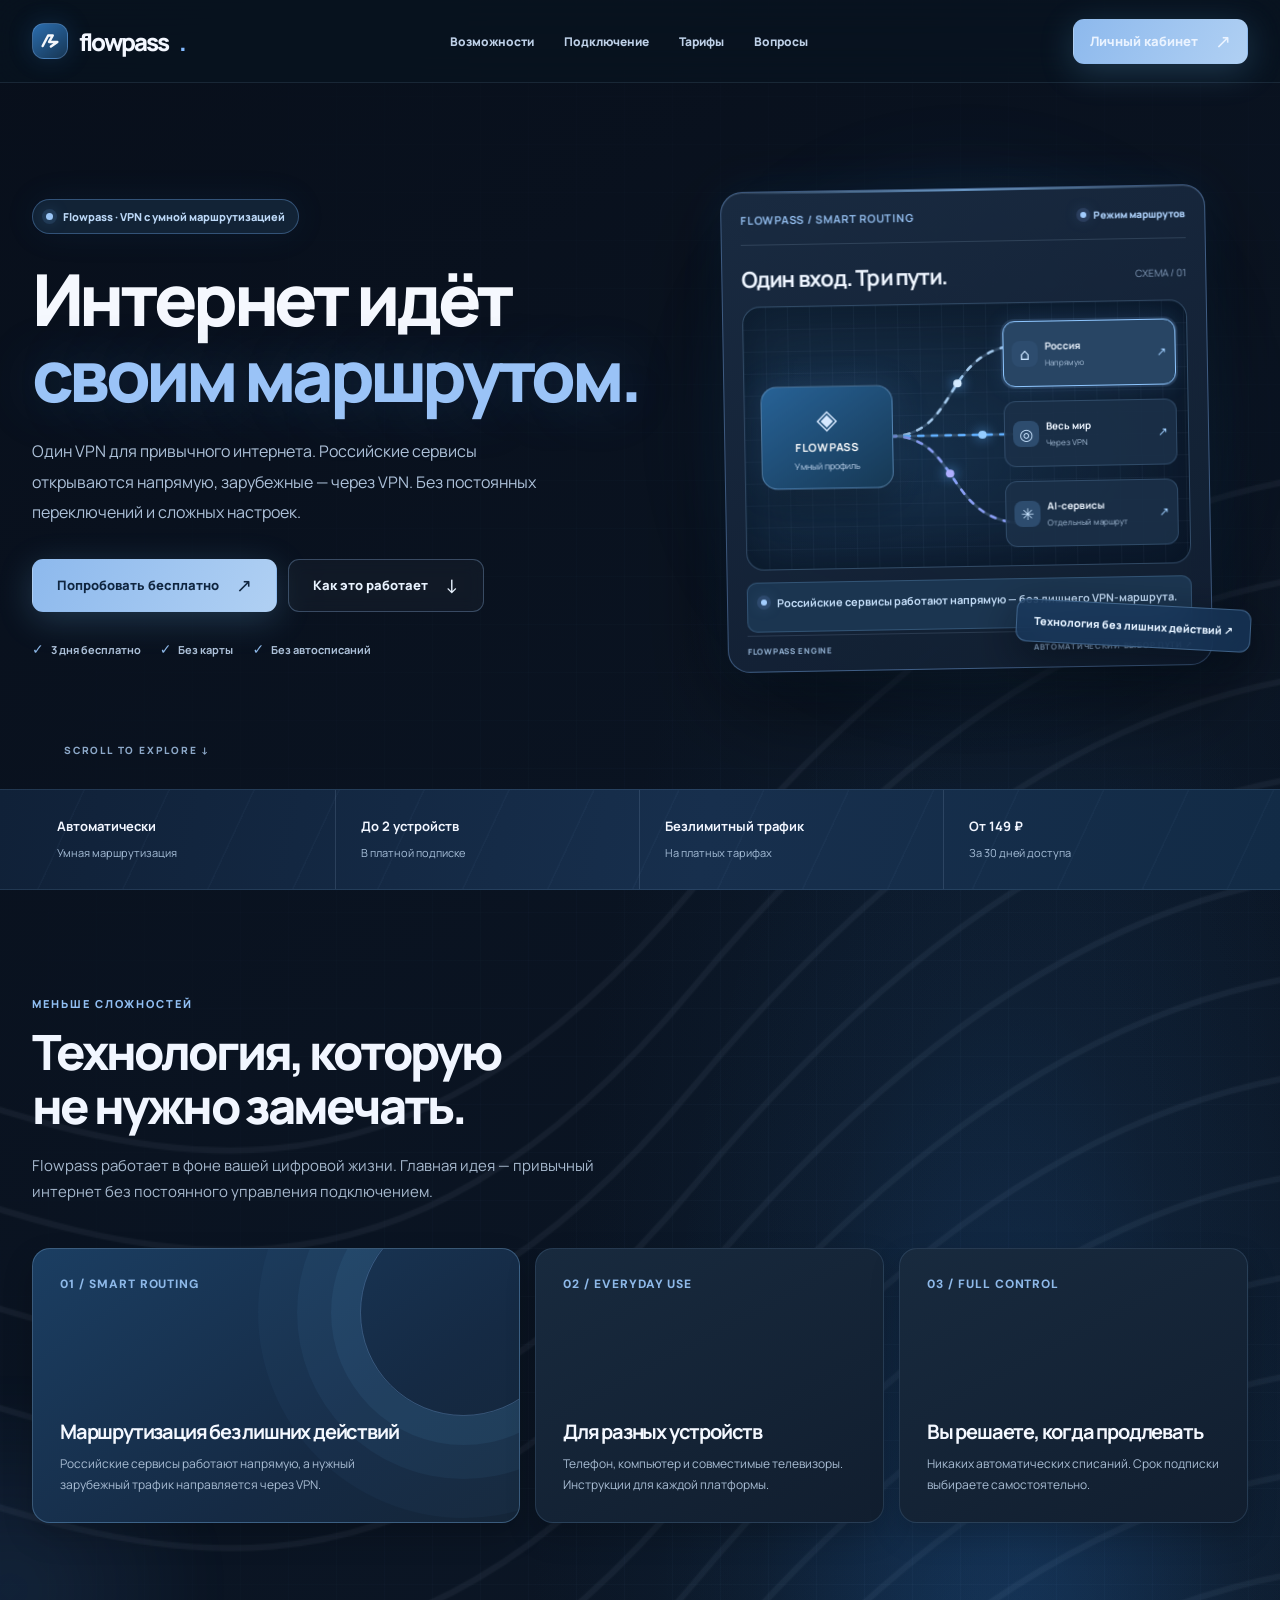
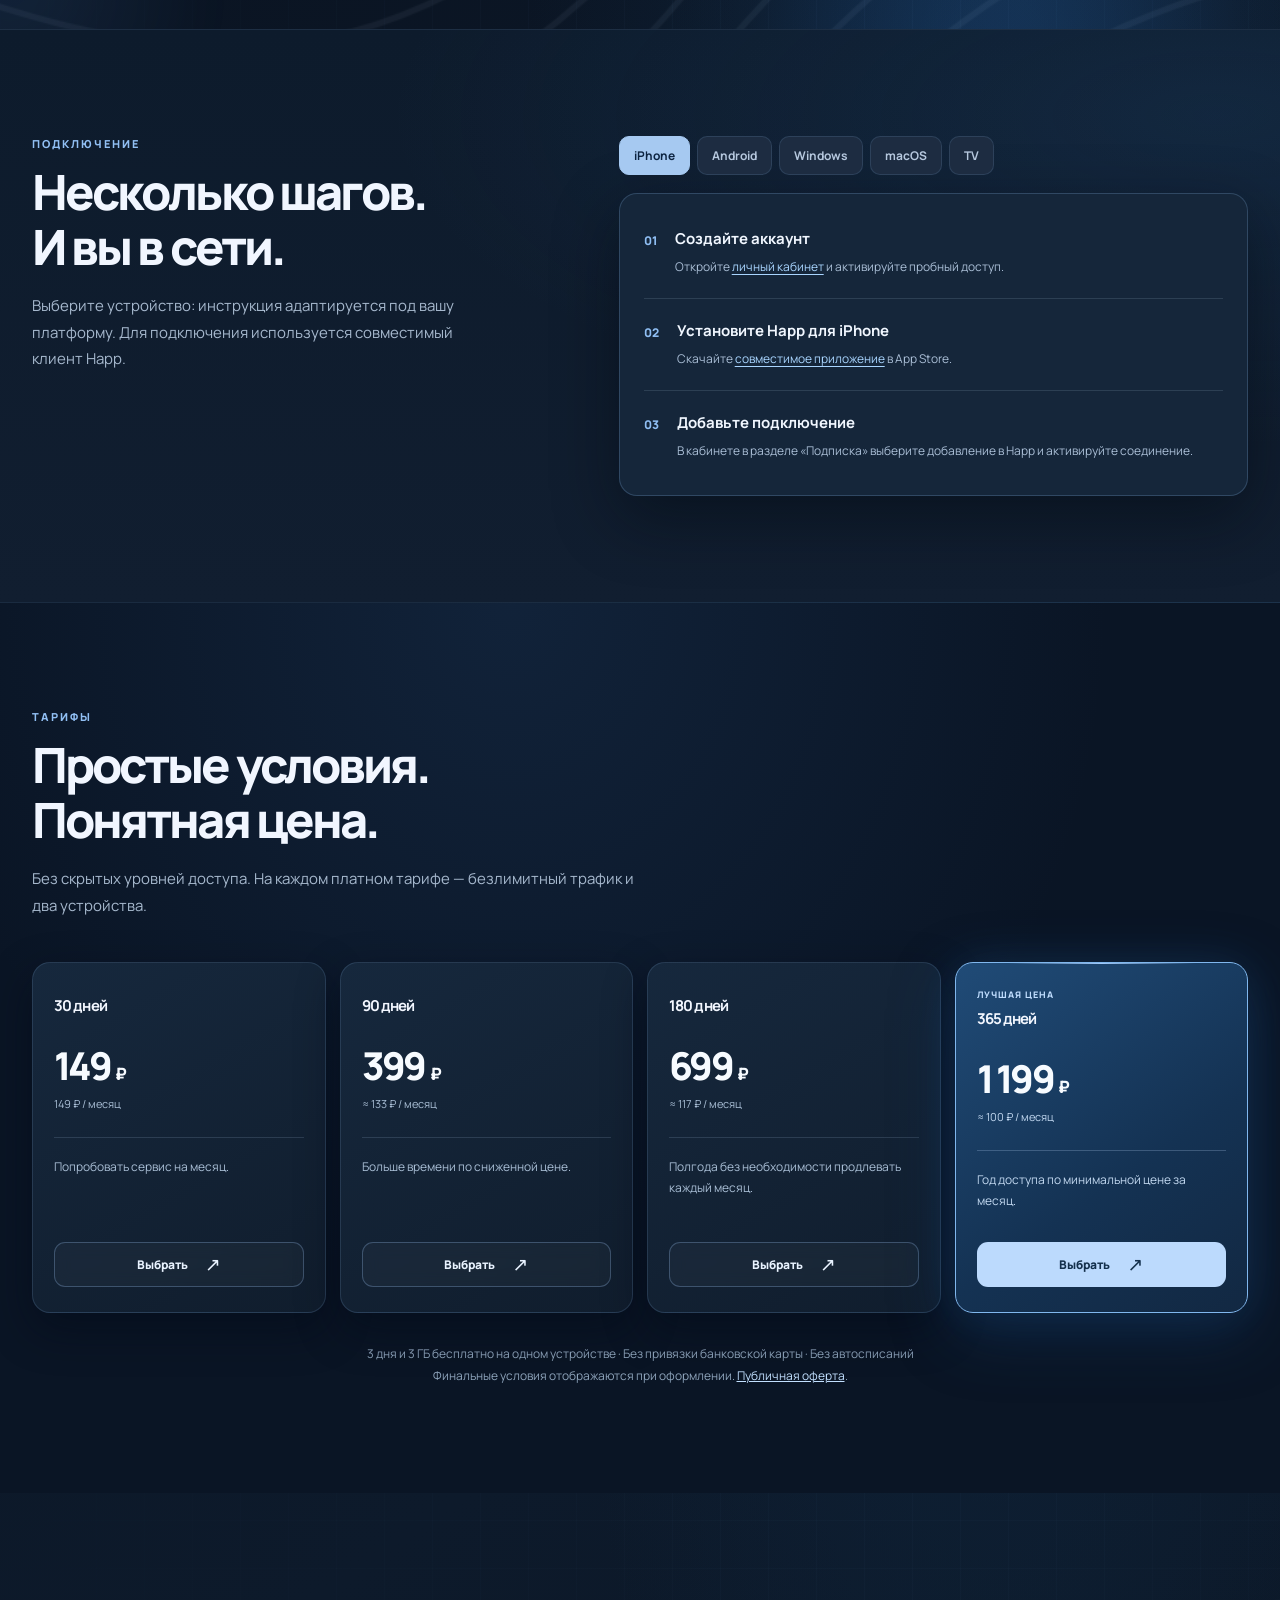
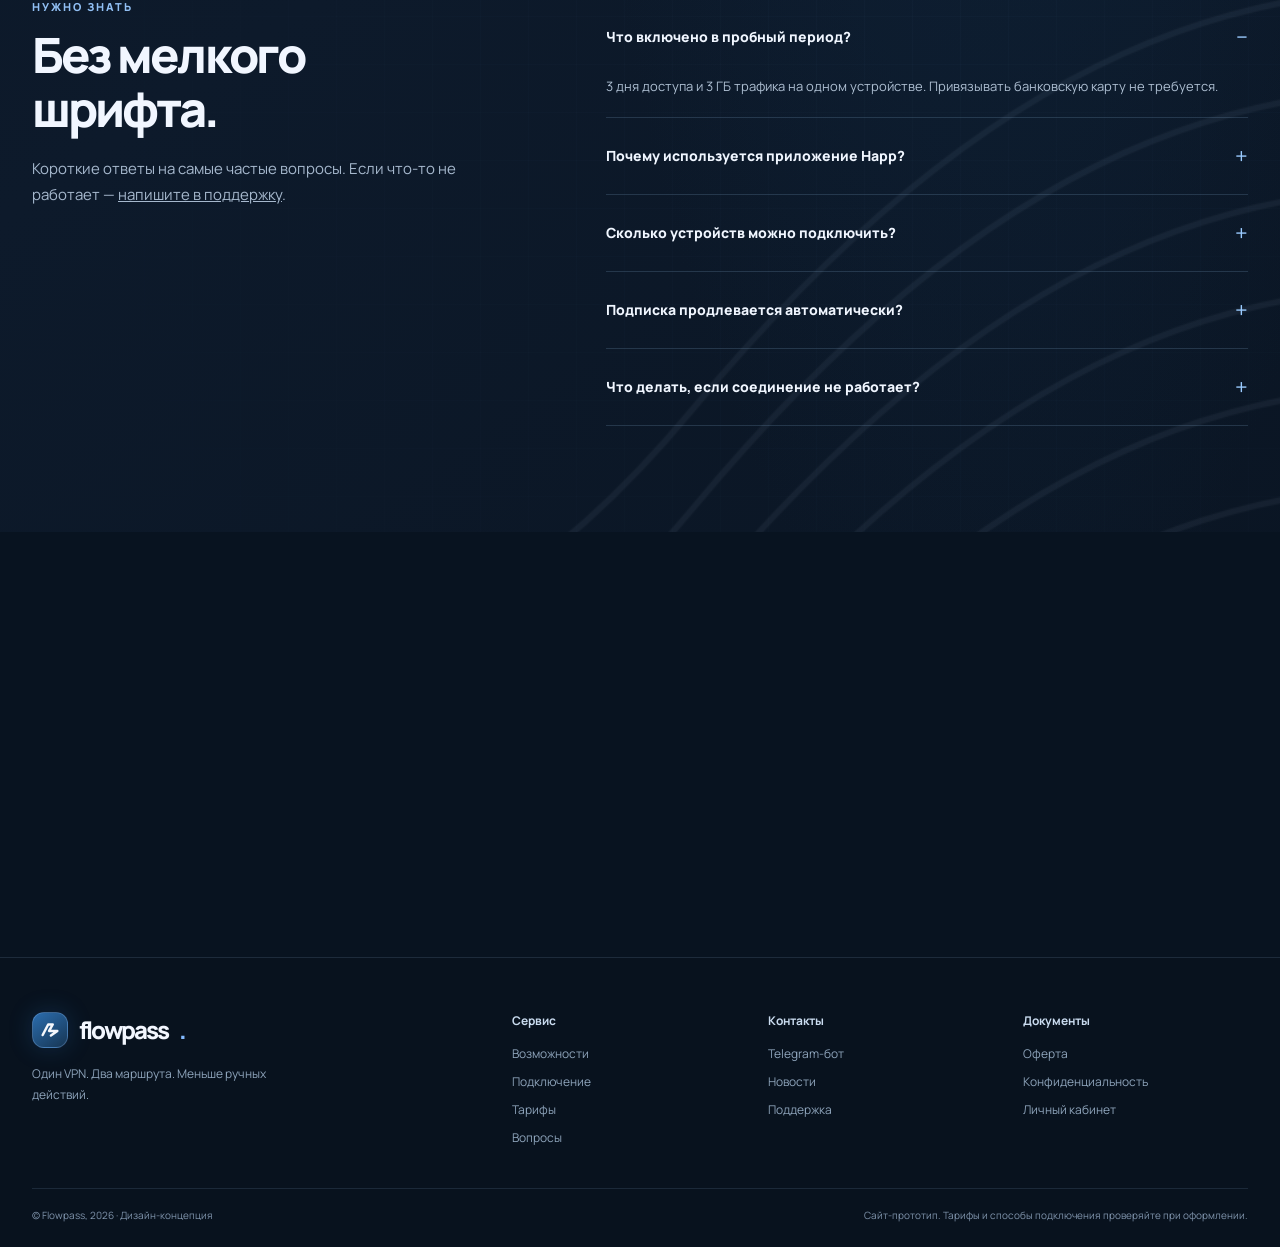
<file: Flowpass_3_2_Real_Scroll.html>
<!DOCTYPE html>
<html lang="ru">
<head>
<meta charset="utf-8"><meta name="viewport" content="width=device-width,initial-scale=1,viewport-fit=cover">
<meta name="theme-color" content="#090f1a"><meta name="description" content="Flowpass — VPN с умной маршрутизацией. Российские сервисы напрямую, зарубежные сайты через VPN. 3 дня бесплатно, тарифы от 149 ₽, без автосписаний.">
<meta property="og:title" content="Flowpass — интернет идёт своим маршрутом"><meta property="og:description" content="Один VPN. Два умных маршрута. Без лишних переключений."><meta property="og:type" content="website"><meta property="og:url" content="https://flowpass.online/"><link rel="canonical" href="https://flowpass.online/"><link rel="icon" href="favicon.svg" type="image/svg+xml"><title>Flowpass — умный VPN для iPhone, Android и компьютера</title>
<link rel="preconnect" href="https://fonts.googleapis.com"><link rel="preconnect" href="https://fonts.gstatic.com" crossorigin><link href="https://fonts.googleapis.com/css2?family=DM+Sans:wght@400;500;600;700&family=Manrope:wght@400;500;600;700;800&display=swap" rel="stylesheet">
<style>
:root{--paper:#f2f5f9;--white:#ffffff;--ink:#101c30;--muted:#66778d;--line:#d9e2ee;--blue:#366bc0;--blue-dark:#102d55;--blue-soft:#dce9fb;--deep:#102b4a;--radius:18px}
*{box-sizing:border-box}html{scroll-behavior:smooth;scroll-padding-top:85px}body{margin:0;background:var(--paper);color:var(--ink);font-family:'Manrope',system-ui,sans-serif;-webkit-font-smoothing:antialiased}a{color:inherit;text-decoration:none}button{font:inherit;cursor:pointer}button,a{-webkit-tap-highlight-color:transparent}a:focus-visible,button:focus-visible{outline:3px solid #7699c6;outline-offset:3px}svg{display:block}section{position:relative}h1,h2,h3,p{margin-top:0}h1,h2,h3{letter-spacing:-.06em}h1{font-weight:800;font-size:clamp(44px,5.6vw,82px);line-height:1.06;margin-bottom:23px}h2{font-weight:800;font-size:clamp(32px,3.8vw,54px);line-height:1.12;margin:14px 0 19px}h3{font-size:20px;line-height:1.3}p{line-height:1.75}.container{width:min(1220px,100% - 64px);margin:auto}.eyebrow{color:var(--blue);font-size:11px;font-weight:800;letter-spacing:.18em;text-transform:uppercase}.muted{color:var(--muted)}.btn{border:1px solid transparent;border-radius:11px;padding:16px 24px;display:inline-flex;align-items:center;justify-content:center;gap:17px;font-size:13px;font-weight:800;transition:transform .2s,background .2s}.btn:hover{transform:translateY(-2px)}.btn-dark{background:var(--deep);color:#fff}.btn-dark:hover{background:#304862}.btn-outline{border-color:#b9c6cf;background:#ffffff75;color:var(--ink)}.btn-outline:hover{background:#fff}.btn-light{background:#e7edf5;color:#1b324a}.btn-sm{padding:12px 16px}.arrow{font-size:19px;font-weight:500;line-height:1}
/* Ambient contour map is deliberately drawn in real SVG, not invisible CSS grain. */
.hero{overflow:hidden;isolation:isolate;min-height:650px;background:linear-gradient(145deg,#f6f7f4,#eaf0f0)}.hero .terrain{position:absolute;inset:0;width:100%;height:100%;z-index:-1;pointer-events:none;opacity:.52}.hero:after{content:"";position:absolute;inset:0;z-index:-1;background:radial-gradient(ellipse at 78% 34%,#cbd7e383,transparent 38%),linear-gradient(90deg,#f4f5f2 0%,transparent 64%);pointer-events:none}.navbar{height:83px;border-bottom:1px solid #c6d1d477;position:relative;z-index:20}.navin{height:100%;display:flex;align-items:center;gap:32px}.logo{display:flex;align-items:center;gap:11px;font-size:24px;font-weight:800;letter-spacing:-.09em;white-space:nowrap}.logomark{width:36px;height:36px;background:#263d58;color:#f5f7fb;border-radius:12px;display:grid;place-items:center}.logomark svg{width:22px}.logo .period{color:#7594b9}.navlinks{display:flex;gap:30px;margin:auto;font-size:12px;font-weight:800;color:#455463}.navlinks a:hover{color:#59799e}.navright{display:flex;gap:11px}.menu{display:none;border:1px solid #bac7d0;background:#fff8;border-radius:11px;width:43px;height:43px;align-items:center;justify-content:center;color:var(--ink);font-size:20px}
.hero-content{padding-top:97px;padding-bottom:118px;display:grid;grid-template-columns:1.04fr .96fr;align-items:center;gap:45px}.hero-copy{position:relative;z-index:2}.intro-pill{display:inline-flex;align-items:center;gap:10px;padding:9px 13px;border:1px solid #becbd2;border-radius:100px;background:#ffffff90;color:#526c88;font-size:11px;font-weight:800;margin-bottom:27px}.intro-pill:before{content:"";height:7px;width:7px;background:#748eac;border-radius:50%;box-shadow:0 0 0 4px #d9e4ee}.hero h1 em{font-style:normal;color:#748eac}.hero-lead{font-size:16px;max-width:545px;color:#5a6775;line-height:1.9;margin-bottom:31px}.hero-buttons{display:flex;gap:11px;flex-wrap:wrap}.hero-meta{margin-top:27px;display:flex;gap:19px;flex-wrap:wrap;font-size:11px;color:#637384;font-weight:700}.hero-meta span:before{content:'✓';color:#6886a5;font-size:14px;margin-right:7px}.route-scene{min-height:470px;position:relative;display:grid;place-items:center}.scene-back{position:absolute;width:430px;height:430px;border-radius:50%;background:linear-gradient(145deg,#cedbe4,#eaf0f2);box-shadow:inset 0 0 0 1px #ffffffb5}.scene-back:after{content:'';position:absolute;inset:33px;border:1px dashed #a6b7c579;border-radius:50%}.scene-back:before{content:'';position:absolute;inset:94px;border:1px solid #a3b7c670;border-radius:50%}.route-card{position:relative;width:min(100%,465px);padding:22px;border:1px solid #c4d0d9;background:#ffffffdc;backdrop-filter:blur(16px);border-radius:22px;box-shadow:0 30px 80px #405c7924,0 6px 16px #4a637213;transform:rotate(-2deg)}.route-top{display:flex;align-items:center;justify-content:space-between;padding-bottom:17px;border-bottom:1px solid #e1e6eb}.route-top strong{font-size:13px;letter-spacing:-.02em}.live{font-size:10px;font-weight:800;color:#59718e}.live:before{content:'●';margin-right:6px;font-size:9px}.route-heading{display:flex;align-items:center;justify-content:space-between;padding:19px 0 16px}.route-heading strong{font-size:21px;letter-spacing:-.04em}.route-heading span{font-size:10px;color:#8692a0}.route-item{background:#f2f5f7;border:1px solid #e0e7ec;border-radius:13px;padding:15px;display:flex;align-items:center;gap:12px;margin:9px 0}.route-icon{width:37px;height:37px;display:grid;place-items:center;background:#e2e9f1;border-radius:10px;color:#3e5c7b;font-size:17px}.route-desc{flex:1}.route-desc strong{display:block;font-size:12px}.route-desc small{color:#7e8d9c;font-size:10px}.route-tag{font-size:10px;font-weight:800;color:#55708f;background:#e4ecf4;padding:7px 9px;border-radius:8px;white-space:nowrap}.route-tag.direct{background:#e6eae8;color:#546c66}.scene-label{position:absolute;right:-3px;bottom:22px;background:#273e59;color:#eaf1f9;padding:13px 17px;font-size:11px;font-weight:800;box-shadow:0 12px 29px #1b31452b;border-radius:11px;transform:rotate(3deg)}.scrollnote{position:absolute;bottom:32px;left:max(32px,calc((100vw - 1220px)/2));color:#82919c;font-size:10px;letter-spacing:.18em;font-weight:800}
.signal{background:#24364b;color:#f5f8fc}.signalgrid{display:grid;grid-template-columns:repeat(4,1fr)}.signalitem{padding:27px 25px;border-right:1px solid #ffffff24}.signalitem:last-child{border-right:0}.signalitem strong{display:block;font-size:13px;margin-bottom:5px}.signalitem span{color:#aabbd0;font-size:11px}.section-pad{padding:106px 0}.sectionlead{max-width:610px;margin-bottom:43px}.sectionlead>p{color:var(--muted);font-size:15px}.benefitgrid{display:grid;grid-template-columns:1.4fr 1fr 1fr;gap:15px}.benefit{min-height:275px;padding:27px;border:1px solid var(--line);background:#fcfdfa;border-radius:18px;display:flex;flex-direction:column;align-items:start}.benefit.big{background:#dfe7eb;border-color:#c9d5df;position:relative;overflow:hidden}.benefit.big:after{content:'';position:absolute;width:205px;height:205px;border:1px solid #9bafc285;border-radius:50%;top:-40px;right:-48px;box-shadow:0 0 0 29px #9aafbf22,0 0 0 63px #9aafbf17,0 0 0 102px #9aafbf0d}.benefit .number{font-family:'DM Sans',sans-serif;letter-spacing:.08em;color:#8395a5;font-size:12px;font-weight:800}.benefit h3{margin:auto 0 8px;position:relative;z-index:1}.benefit p{color:#788692;font-size:12px;margin:0;max-width:300px;position:relative;z-index:1}.benefit.big p{color:#657a8b}
.how{background:#e8edee}.step-layout{display:grid;grid-template-columns:.85fr 1.15fr;gap:10%;align-items:start}.device-tabs{display:flex;flex-wrap:wrap;gap:7px;margin-bottom:18px}.device-tab{padding:10px 14px;border:1px solid #c6d1d9;border-radius:10px;background:#ffffff70;color:#5b6b7b;font-size:12px;font-weight:700}.device-tab[aria-selected=true]{background:#263b54;border-color:#263b54;color:#fff}.steps{padding:13px 24px;background:#fbfcfa;border:1px solid #d5dde2;border-radius:18px}.step{padding:21px 0;display:flex;gap:18px;border-bottom:1px solid #e5e9eb}.step:last-child{border-bottom:0}.step-num{font-size:12px;font-weight:800;color:#6885a1;padding-top:4px}.step strong{display:block;font-size:15px;margin-bottom:7px}.step p{font-size:12px;color:#6f7e8a;margin:0}.step a{color:#3b648c;text-decoration:underline;text-underline-offset:3px}
.pricing{background:#f8f9f5}.price-grid{display:grid;grid-template-columns:repeat(4,1fr);gap:14px}.price-card{min-width:0;padding:25px 21px;border:1px solid #d7dfe3;border-radius:18px;background:white;position:relative;display:flex;flex-direction:column}.price-card.featured{background:#293f59;border-color:#293f59;color:#fff;box-shadow:0 16px 45px #324e6f29;transform:translateY(-7px)}.price-card h3{font-size:15px;margin:8px 0 24px}.price-value{font-size:clamp(28px,3vw,39px);font-weight:800;letter-spacing:-.07em;white-space:nowrap}.price-value small{font-size:17px}.price-unit{font-size:11px;color:#8997a1;margin:4px 0 18px}.price-card.featured .price-unit{color:#b2c1d0}.price-sep{border-top:1px solid #dce4e8;margin:8px 0 18px}.price-card.featured .price-sep{border-color:#4a6078}.price-copy{font-size:12px;color:#788691;margin:0 0 22px;min-height:51px}.price-card.featured .price-copy{color:#bdc8d5}.price-card .btn{margin-top:auto;padding:12px 9px;font-size:12px}.price-card.featured .btn{background:#d7e3f0;color:#263c56}.best{font-size:9px;font-weight:800;letter-spacing:.1em;color:#b9d1e9}.pricing-bottom{font-size:12px;color:#81909a;text-align:center;margin-top:30px;line-height:1.8}.pricing-bottom a{text-decoration:underline}
.faq-grid{display:grid;grid-template-columns:.8fr 1.2fr;gap:12%}.faqitem{border-bottom:1px solid #d2dce2}.faqitem button{background:none;border:0;padding:23px 0;color:var(--ink);text-align:left;width:100%;font-size:14px;font-weight:800;display:flex;align-items:center;justify-content:space-between;gap:16px}.faqitem button span{font-size:22px;color:#8299b1;font-weight:400}.faqanswer{color:#6a7a87;font-size:13px;line-height:1.8;padding:0 18px 19px 0}.cta-section{padding:40px 0 90px}.cta-box{background:#24384f;color:#f4f8fb;padding:60px 64px;border-radius:24px;display:flex;justify-content:space-between;align-items:center;gap:28px;overflow:hidden;position:relative}.cta-box:before{content:'';position:absolute;width:420px;height:420px;border:1px solid #7d9ab339;border-radius:50%;right:15%;top:-200px;box-shadow:0 0 0 49px #7d9ab31c,0 0 0 105px #7d9ab30d}.cta-box h2{font-size:clamp(31px,4vw,49px);margin:10px 0}.cta-box p{color:#b7c8d8;margin:0}.cta-box>*{position:relative}.footer{background:#e8edf0;border-top:1px solid #d5dfe5;padding:54px 0 25px}.footer-grid{display:grid;grid-template-columns:2fr repeat(3,1fr);gap:30px}.footbrand p{font-size:12px;color:#798894;margin-top:15px;max-width:245px}.footcol{display:flex;flex-direction:column;gap:11px;font-size:12px;color:#697987}.footcol strong{color:#324357;margin-bottom:5px}.footcol a:hover{color:#365e88}.copyright{border-top:1px solid #cbd7de;margin-top:42px;padding-top:19px;display:flex;justify-content:space-between;gap:20px;font-size:10px;color:#8896a1}
@media(max-width:1020px){.container{width:min(100% - 46px,1220px)}.navlinks{gap:18px}.hero-content{gap:13px}.route-scene{transform:scale(.9);transform-origin:center}.benefitgrid{grid-template-columns:repeat(3,1fr)}.price-grid{gap:9px}.price-card{padding:22px 14px}.scene-label{right:0}}
@media(max-width:760px){.container{width:min(100% - 38px,1220px)}.navbar{height:75px}.navin{gap:10px}.logo{font-size:24px}.navright{margin-left:auto}.navright .btn{display:none}.menu{display:flex}.navlinks{display:none;position:absolute;top:74px;left:0;right:0;background:#f6f8f7;border-bottom:1px solid #cad5da;padding:18px 23px;flex-direction:column;gap:19px;margin:0;box-shadow:0 16px 24px #263b4d16}.navlinks.open{display:flex}.hero-content{padding:65px 0 70px;grid-template-columns:1fr;gap:12px}.hero .terrain{opacity:.62}.hero:after{background:linear-gradient(180deg,#f5f6f2cc 0%,#f0f3f1a0 45%,transparent 100%)}h1{font-size:clamp(43px,11vw,66px);margin-bottom:18px}.hero-lead{font-size:14px;margin-bottom:22px;line-height:1.85}.intro-pill{margin-bottom:22px}.hero-buttons{flex-direction:column}.hero-buttons .btn{width:100%}.hero-meta{gap:12px;margin-top:19px}.route-scene{transform:none;min-height:385px;padding-top:16px}.scene-back{width:310px;height:310px}.route-card{width:calc(100% - 26px);padding:15px;transform:rotate(-1deg)}.route-top{padding-bottom:12px}.route-heading{padding:14px 0 10px}.route-heading strong{font-size:18px}.route-item{padding:11px 9px}.route-tag{font-size:9px;padding:6px}.scene-label{right:-5px;bottom:2px}.scrollnote{display:none}.signalgrid{grid-template-columns:repeat(2,1fr)}.signalitem{padding:20px 14px;border-bottom:1px solid #ffffff22}.signalitem:nth-child(2){border-right:0}.signalitem:nth-child(n+3){border-bottom:0}.section-pad{padding:72px 0}.sectionlead{margin-bottom:28px}.benefitgrid{grid-template-columns:1fr}.benefit{min-height:210px;padding:23px}.benefit.big{min-height:245px}.step-layout{grid-template-columns:1fr;gap:14px}.steps{padding:8px 18px}.price-grid{grid-template-columns:repeat(2,1fr);gap:11px}.price-card{padding:22px 14px}.price-card.featured{transform:none}.price-value{font-size:30px}.price-copy{min-height:65px}.faq-grid{grid-template-columns:1fr;gap:7px}.cta-section{padding:10px 0 65px}.cta-box{padding:38px 26px;display:block}.cta-box .btn{margin-top:24px}.footer-grid{grid-template-columns:repeat(2,1fr);gap:29px}.footbrand{grid-column:1/-1}.copyright{display:block}.copyright span{display:block;margin-bottom:8px}}
@media(prefers-reduced-motion:reduce){html{scroll-behavior:auto}.btn{transition:none}}

/* FLOWPASS 2.1 / signature hi-tech visual language. No harsh neon or green. */
:root{--electric:#3979d1;--quiet-blue:#729fd8;--tech-hairline:#8ab2df33}
body{background:linear-gradient(180deg,#f1f5fa,#edf3fa 42%,#f5f8fc);}
.hero{background:radial-gradient(ellipse at 85% 38%,#c6dafa88,transparent 49%),linear-gradient(135deg,#f5f8fc 10%,#eaf2fd 64%,#eef4fb);}
.hero .terrain{opacity:.67;filter:saturate(1.14)}
.hero:after{background:linear-gradient(90deg,#f4f8fce9 0%,#f2f7fc7b 40%,transparent 73%)}
.hero:before{content:"";position:absolute;inset:0;z-index:-1;pointer-events:none;background-image:linear-gradient(#356ab40c 1px,transparent 1px),linear-gradient(90deg,#356ab40c 1px,transparent 1px);background-size:44px 44px;mask-image:linear-gradient(90deg,transparent 4%,#000 55%,#000 100%)}
.navbar{border-bottom-color:#a8bdd341;background:#f7faff70;backdrop-filter:blur(16px)}
.logomark{background:linear-gradient(145deg,#163e71,#0e2442);box-shadow:0 5px 18px #2463a22b}
.logo .period,.hero h1 em{color:#3973bc}
.eyebrow{color:#3973bc}
.intro-pill{background:#fff9;border-color:#bdd3ec;color:#315e95;box-shadow:0 7px 35px #4272a10c}
.intro-pill:before{background:#4279ca;box-shadow:0 0 0 4px #d9e7f8,0 0 15px #568fe644}
.hero-lead{color:#52647d}
.hero-meta span:before{color:#3c7cbe}
.btn-dark{background:linear-gradient(125deg,#123964,#285ca0);box-shadow:0 10px 25px #1f5a9b26}
.btn-dark:hover{background:#174d89}
.btn-outline{border-color:#b4cbe5;background:#f8fbffba}
.route-scene{isolation:isolate}
.scene-back{background:radial-gradient(circle at 44% 40%,#eff7ff 0%,#bed4ed 100%);box-shadow:0 0 0 1px #a3c0e344,0 0 90px #5685c32a,inset 0 0 0 1px #fff9}
.scene-back:after{border:1px dashed #638dc46b;animation:fpOrbit 85s linear infinite}
.scene-back:before{border-color:#83a9da88}
@keyframes fpOrbit{to{transform:rotate(360deg)}}
.route-card{border:1px solid #b9d1ec;background:#fffefaed;box-shadow:0 30px 80px #1d559022,0 0 0 6px #ffffff50;backdrop-filter:blur(20px)}
.route-card:before{content:"";position:absolute;left:22px;right:22px;top:0;height:2px;background:linear-gradient(90deg,transparent,#4a91ec80,transparent)}
.route-top strong{color:#234e7e;letter-spacing:.07em;font-size:11px}
.live{color:#3167a7}
.route-item{background:linear-gradient(100deg,#f4f8ff,#edf4fb);border-color:#d6e3f2;transition:transform .25s,border-color .25s}
.route-item:hover{transform:translateX(3px);border-color:#9dc0e8}
.route-icon{background:#dfeafb;color:#2d6099}
.route-tag{color:#2f65aa;background:#dceafa}
.route-tag.direct{color:#365e85;background:#e5edf7}
.scene-label{background:#173a67;box-shadow:0 15px 40px #21548533}
.signal{background:linear-gradient(105deg,#102b4a,#153b67 60%,#123158);position:relative;overflow:hidden}
.signal:after{content:"";pointer-events:none;position:absolute;inset:0;background:repeating-linear-gradient(115deg,transparent 0,transparent 75px,#8cb9ee09 76px,#8cb9ee09 77px);}
.signalitem span{color:#b2c8e1}
.benefit{border-color:#d9e4f1;background:#fefeff;box-shadow:0 8px 35px #214f7a08;transition:transform .2s,box-shadow .2s}
.benefit:hover{transform:translateY(-3px);box-shadow:0 16px 40px #1b57871a}
.benefit.big{background:linear-gradient(140deg,#dceafb,#c8ddf5);border-color:#b6d1f0}
.benefit.big:after{border-color:#5d92cb65;box-shadow:0 0 0 29px #4b8bc51a,0 0 0 63px #4b8bc512,0 0 0 102px #4b8bc508}
.benefit .number{color:#4d7dad}
.how{background:radial-gradient(ellipse at 90% 15%,#c9dcf255,transparent 45%),#e9f0f9}
.device-tab[aria-selected=true]{background:#173e70;border-color:#173e70}
.step-num{color:#3979bf}
.steps{border-color:#cddff0;box-shadow:0 16px 40px #1a4d7910}
.pricing{background:#f6f9fd}
.price-card{border-color:#d5e1ef;box-shadow:0 8px 28px #204f830b}
.price-card.featured{background:linear-gradient(155deg,#173e70,#0b2545);border-color:#26548c;box-shadow:0 20px 50px #174b852b}
.price-card.featured:before{content:"";height:1px;position:absolute;top:0;left:18%;right:18%;background:linear-gradient(90deg,transparent,#a0cafa,transparent)}
.price-card.featured .btn{background:#dceafe;color:#14355a}
.best{color:#b8d9fa}
.cta-box{background:radial-gradient(ellipse at 82% 26%,#35689e9c,transparent 53%),linear-gradient(125deg,#102b4b,#133a66);box-shadow:0 22px 55px #153e6323}
.cta-box:before{border-color:#82b5e844;box-shadow:0 0 0 49px #7aa9d91a,0 0 0 105px #7aa9d90d}
.footer{background:#e8eff8}
@media(max-width:760px){.hero:before{background-size:36px 36px;opacity:.85}.hero:after{background:linear-gradient(180deg,#f6f9fceb 0%,#f0f6fd9c 43%,transparent 84%)}.hero .terrain{opacity:.53}.scene-back{box-shadow:0 0 55px #5b92ca28}.route-card{box-shadow:0 16px 46px #17416d25}}
@media(prefers-reduced-motion:reduce){.scene-back:after{animation:none}}

/* 2.2 — signature interactive routing illustration */
.signature-panel{width:min(100%,485px);padding:20px 19px 15px;transform:rotate(-1deg)}
.signature-panel .route-heading{padding:19px 0 12px}.signature-panel .route-heading strong{font-size:22px}
.signature-panel .live{display:inline-flex;align-items:center;gap:7px}.signature-panel .live:before{content:none}.indicator,.status-pulse{height:6px;width:6px;background:#5c8eca;border-radius:50%;box-shadow:0 0 0 4px #6b98ca1c;display:inline-block;flex:0 0 auto}
.flow-board{position:relative;min-height:264px;border:1px solid #d3e1f2;border-radius:18px;overflow:hidden;background:radial-gradient(ellipse at 34% 52%,#cfe1f4b2 0%,transparent 56%),linear-gradient(145deg,#f3f8ff,#eaf2fb)}
.flow-board:before{content:"";position:absolute;inset:0;background-image:linear-gradient(#4b83c50b 1px,transparent 1px),linear-gradient(90deg,#4b83c50b 1px,transparent 1px);background-size:22px 22px;pointer-events:none}
.flow-traces{position:absolute;inset:0;width:100%;height:100%;z-index:1;overflow:visible}.trace-base{fill:none;stroke:#8ba5c4;stroke-width:2.5;opacity:.25}.trace-active{fill:none;stroke-width:2.5;stroke-linecap:round;stroke-dasharray:5 8;animation:pathFlow 14s linear infinite}.track-local{stroke:#7996b0}.track-vpn{stroke:#4182cb}.track-ai{stroke:#627eb4}.dot{fill:#3979d1;filter:drop-shadow(0 0 4px #3577cd80)}.d1{fill:#8aa5b8}.d3{fill:#6988b4}@keyframes pathFlow{to{stroke-dashoffset:-130}}
.flow-origin{position:absolute;left:3.5%;top:50%;transform:translateY(-50%);width:30%;min-height:103px;border-radius:16px;background:linear-gradient(145deg,#133e71,#1f5a93);color:white;display:flex;flex-direction:column;align-items:center;justify-content:center;box-shadow:0 13px 25px #184c8533;z-index:3;border:1px solid #ffffff4d}
.device-glyph{font-size:27px;line-height:1;margin-bottom:8px;color:#d7e9ff}.flow-origin strong{font-size:11px;letter-spacing:.07em}.flow-origin small{font-size:9px;color:#c0d5ee;margin-top:5px}
.flow-endpoints{position:absolute;right:2.5%;top:7%;height:86%;width:39%;display:flex;flex-direction:column;justify-content:space-between;z-index:3}
.flow-target{width:100%;height:29%;border-radius:12px;border:1px solid #cbdcec;background:#fffefee8;display:flex;align-items:center;gap:7px;padding:7px 8px;text-align:left;color:#234564;box-shadow:0 5px 12px #2b628915;transition:transform .2s,border-color .2s,background .2s}.flow-target:hover{transform:translateX(2px)}.flow-target.active{background:#ffffff;border-color:#669dd7;box-shadow:0 0 0 3px #5791ce1b,0 6px 16px #2b62891b}.flow-bullet{width:26px;height:26px;display:grid;place-items:center;border-radius:8px;background:#e6effa;font-size:16px;flex:0 0 26px}.flow-target strong{font-size:10px;display:block;white-space:nowrap}.flow-target small{display:block;color:#728ba3;font-size:8px;margin-top:4px;white-space:nowrap}.flow-arrow{margin-left:auto;color:#7393af;font-size:12px}
.flow-status{display:flex;align-items:flex-start;gap:10px;min-height:50px;margin:12px 0 3px;padding:12px 13px;border-radius:10px;background:#e9f1fa;border:1px solid #d5e2ef;color:#355e89;font-size:11px;line-height:1.4;font-weight:700}.status-pulse{margin-top:4px}.flow-panel-foot{display:flex;justify-content:space-between;font-size:8px;font-weight:800;letter-spacing:.09em;color:#92a7bb;padding-top:9px;border-top:1px solid #e0e9f3}
@media(max-width:760px){.signature-panel{width:calc(100% - 14px);padding:15px 12px}.signature-panel .route-heading strong{font-size:18px}.flow-board{min-height:240px}.flow-origin{min-height:91px}.flow-endpoints{width:41%}.flow-target{padding:5px 5px;gap:4px}.flow-bullet{width:22px;height:22px;flex-basis:22px}.flow-target strong{font-size:9px}.flow-target small{font-size:7px}.flow-panel-foot{font-size:7px}.scene-label{bottom:-16px}}
@media(prefers-reduced-motion:reduce){.trace-active{animation:none}.flow-traces animateMotion{display:none}}

/* FLOWPASS 3.0 — midnight / kinetic interface. Intentionally appended after legacy theme. */
:root{color-scheme:dark;--paper:#090f1a;--white:#f4f8ff;--ink:#edf4ff;--muted:#9daec6;--line:#30425d;--blue:#9ac4ff;--blue-dark:#16365a;--blue-soft:#1b2f4e;--deep:#a7c9f6}
html{background:#080e18;scroll-behavior:smooth;scroll-padding-top:88px}
body{background:#080e18;color:var(--ink);overflow-x:hidden;position:relative}
body:before{content:"";position:absolute;inset:0;z-index:0;pointer-events:none;background:radial-gradient(ellipse 55% 13% at 90% 10%,#377fd122,transparent),radial-gradient(ellipse 45% 14% at 5% 46%,#416fb020,transparent),radial-gradient(ellipse 60% 15% at 100% 76%,#577bba12,transparent)}
body:after{content:"";position:fixed;inset:0;z-index:0;pointer-events:none;opacity:.32;background-image:linear-gradient(#a8ccff08 1px,transparent 1px),linear-gradient(90deg,#a8ccff08 1px,transparent 1px);background-size:68px 68px;mask-image:linear-gradient(to bottom,transparent,#000 20%,#000 80%,transparent)}
header,main,footer,.hero,.signal{position:relative;z-index:1}
.hero{background:radial-gradient(ellipse 47% 53% at 78% 46%,#164476a8 0%,#10284155 45%,transparent 80%),linear-gradient(145deg,#080f1b 0%,#0d1a2b 64%,#091320 100%);min-height:690px;isolation:isolate}
.hero:before{z-index:0;opacity:.65;background-image:linear-gradient(#91c7ff0c 1px,transparent 1px),linear-gradient(90deg,#91c7ff0c 1px,transparent 1px);background-size:48px 48px;mask-image:radial-gradient(ellipse at 70% 45%,#000 10%,transparent 83%)}
.hero:after{z-index:0;background:radial-gradient(ellipse 32% 25% at 80% 35%,#4a95ee13,transparent 90%);pointer-events:none}
.hero .terrain{opacity:.14;filter:brightness(1.3) saturate(0.5);mix-blend-mode:screen}
.hero-content{position:relative;z-index:2;padding-top:105px;padding-bottom:120px}
.navbar{background:#091421a8;border-bottom:1px solid #b3d4ff1b;backdrop-filter:blur(22px);-webkit-backdrop-filter:blur(22px);position:sticky;top:0;z-index:90;transition:background .3s,box-shadow .3s}
.navbar.scrolled{background:#08111df2;box-shadow:0 12px 38px #0005}
.logo{color:#f3f7ff}.logomark{background:linear-gradient(145deg,#2b6dae,#173654);border:1px solid #9bc8ff45;box-shadow:0 0 24px #2c7cc93a}
.logo .period{color:#82baff}.navlinks{color:#bed0e7}.navlinks a:hover{color:#e7f3ff}.navright .btn-dark{color:#eaf3ff}
.menu{background:#1b2d42;border:1px solid #54718d;color:#f4f9ff}
.intro-pill{background:#15283dd4;border:1px solid #6ea7e65e;color:#bcd8f7;box-shadow:0 0 36px #3c87cb13}
.intro-pill:before{background:#9bc6f7;box-shadow:0 0 0 4px #6fa9ec21,0 0 14px #65b1ff85}
h1{color:#f5f8fe;letter-spacing:-.065em}.hero h1 em{color:#9ac3f7;text-shadow:0 0 55px #4487c544}
.hero-lead,.hero-meta{color:#adc1d9}.hero-meta span:before{color:#8db8e8}
.btn{transition:transform .3s cubic-bezier(.2,.7,.2,1),box-shadow .3s,border-color .3s,background .3s}
.btn-dark{background:linear-gradient(120deg,#8db9ed,#b0d0f3);color:#102640;box-shadow:0 8px 34px #6aafe03d}
.btn-dark:hover{background:linear-gradient(120deg,#b3d4f9,#d4e7ff);color:#0c1b2e;box-shadow:0 10px 48px #79b9ef4d}
.btn-outline{background:#ffffff08;border:1px solid #7697bd66;color:#e9f3ff;backdrop-filter:blur(8px)}
.btn-outline:hover{background:#a3c3ee1c;border-color:#a6ccf1a3}
.btn-light{background:#c3daf6;color:#152b44}
.scene-back{background:radial-gradient(circle,#29548336 0%,#12233d3b 46%,transparent 74%);box-shadow:0 0 120px #3d91ed2b,inset 0 0 60px #3a7bb218}
.scene-back:after{border-color:#87b4e34a}.scene-back:before{border-color:#7aa5d53a}
.route-scene{animation:heroFloat 8s ease-in-out infinite;isolation:isolate}
@keyframes heroFloat{0%,100%{translate:0 0}50%{translate:0 -9px}}
.signature-panel{background:linear-gradient(155deg,#192b41f5,#101d30f5);border:1px solid #7baded66;box-shadow:0 30px 95px #0009,0 0 50px #1f64a32e, inset 0 1px #daefff21;backdrop-filter:blur(22px);color:#eef5ff}
.route-card:before{background:linear-gradient(90deg,transparent,#8ac5ffad,transparent)}
.route-top{border-bottom:1px solid #c0deff24}.route-top strong{color:#91bbec}.live{color:#b1d5ff}.indicator,.status-pulse{background:#a2ccfd;box-shadow:0 0 0 4px #8caaf423,0 0 14px #78baff96;animation:beacon 2.7s ease-in-out infinite}
@keyframes beacon{50%{box-shadow:0 0 0 7px #83b4ef15,0 0 22px #90c2ffb0}}
.route-heading span{color:#819ab9}
.flow-board{border:1px solid #7aa7d24d;background:radial-gradient(ellipse at 32% 58%,#23517c54 0%,transparent 65%),linear-gradient(145deg,#13273c,#0c1a2d);box-shadow:inset 0 0 45px #020a1877}
.flow-board:before{background-image:linear-gradient(#a4cbf30b 1px,transparent 1px),linear-gradient(90deg,#a4cbf30b 1px,transparent 1px);background-size:22px 22px}
.trace-base{stroke:#99b9db;opacity:.23}.track-local{stroke:#a4c9ec}.track-vpn{stroke:#61b0ff}.track-ai{stroke:#8a9ff6}.dot{fill:#95cdff;filter:drop-shadow(0 0 6px #5caeff)}.d1{fill:#d3eaff}.d3{fill:#afafff}
.flow-origin{background:linear-gradient(145deg,#276296,#163854);border-color:#a7d2ff5b;box-shadow:0 15px 35px #0006,0 0 32px #5395de3e}
.flow-target{background:#1b3048e8;border:1px solid #6c96c04a;color:#edf5ff;box-shadow:none}
.flow-target strong{color:#edf5ff}.flow-target small{color:#a7bfd9}.flow-bullet{background:#2d4c6e;color:#cae5ff}.flow-arrow{color:#a0cfff}
.flow-target.active{background:#284564;border-color:#8ec6ff;box-shadow:0 0 0 2px #8cbef626,0 0 19px #579be72c}
.flow-target:hover{border-color:#a3cbfa;background:#264362}
.flow-status{background:#1b3550;border:1px solid #6495c452;color:#c4def9}.flow-panel-foot{border-top:1px solid #bddaff22;color:#8eaccd}
.scene-label{background:#17365acc;border:1px solid #739fcb6e;box-shadow:0 15px 45px #02081199;color:#e3f1ff;backdrop-filter:blur(14px)}.scrollnote{color:#8da9c9;animation:scrollBreath 3s ease-in-out infinite}@keyframes scrollBreath{50%{opacity:.38;transform:translateY(6px)}}
.signal{background:linear-gradient(100deg,#102138,#172f4d 55%,#122b46);border-block:1px solid #6a96ba30}
.signalitem{border-color:#bddcff23}.signalitem strong{color:#f2f6ff}.signalitem span{color:#a6bed8}
.section-pad{position:relative}.sectionlead h2{color:#f1f6ff}.sectionlead>p,.muted{color:#a6b8cd}.eyebrow{color:#91bff3}
.benefit{background:linear-gradient(152deg,#182a3e,#111e2f);border:1px solid #658bb03b;box-shadow:0 13px 30px #0003;transition:transform .45s cubic-bezier(.2,.8,.2,1),box-shadow .45s,border-color .45s}
.benefit:hover{transform:translateY(-7px);border-color:#8db7e38c;box-shadow:0 24px 54px #050b16a3,0 0 30px #3b83d01a}
.benefit.big{background:linear-gradient(145deg,#1b3e62,#152a44 65%,#142538);border-color:#638eb77a}
.benefit.big:after{border-color:#8ac1fd4a;box-shadow:0 0 0 29px #528fc51a,0 0 0 63px #528fc513,0 0 0 102px #528fc50c}
.benefit .number{color:#8eb9e9}.benefit h3{color:#f4f8ff}.benefit p,.benefit.big p{color:#a9bdd4}
.how{background:radial-gradient(ellipse at 95% 15%,#25548435,transparent 48%),linear-gradient(180deg,#0d1b2c,#111e30);border-top:1px solid #8db9ed1a;border-bottom:1px solid #8db9ed1a}
.device-tab{background:#1d2c41;color:#b6c8de;border:1px solid #5d80a53f;transition:background .2s,border-color .2s,transform .2s}
.device-tab:hover{transform:translateY(-2px);border-color:#80ace3a1}
.device-tab[aria-selected=true]{background:#a6c9f1;border-color:#a6c9f1;color:#0c2340}
.steps{background:#15263a;border:1px solid #6288ae59;box-shadow:0 22px 65px #03091077}.step{border-color:#c5def522}.step-num{color:#8fbef3}.step strong{color:#f1f7ff}.step p{color:#aabed6}.step a{color:#a9d5ff}
.pricing{background:radial-gradient(ellipse at 40% 0%,#2a528238,transparent 55%),#0a1525}
.price-card{background:linear-gradient(150deg,#16283d,#101d2d);border:1px solid #6489b040;color:#eef5ff;box-shadow:0 16px 44px #02091677;transition:transform .45s cubic-bezier(.2,.8,.2,1),border-color .3s,box-shadow .3s}
.price-card:not(.featured):hover{transform:translateY(-7px);border-color:#8bbbe780;box-shadow:0 22px 60px #0008,0 0 30px #367fc11b}
.price-card.featured{background:linear-gradient(145deg,#204b77,#143253 60%,#122842);border-color:#80b7ee;box-shadow:0 19px 65px #0e376477,0 0 46px #437fbd27}
.price-card h3{color:#f3f7ff}.price-value{color:#f7fbff}.price-unit,.price-copy{color:#a9bed5}.price-card.featured .price-unit,.price-card.featured .price-copy{color:#c2d8f0}.price-sep{border-color:#a8c5e12b}.price-card.featured .price-sep{border-color:#c1ddff3b}.price-card.featured .btn{background:#bcdafd;color:#14304c}.best{color:#c1deff}
.pricing-bottom{color:#8ea4bb}.pricing-bottom a{color:#c2e0ff}
.faqitem{border-color:#7395b73f}.faqitem button{color:#f0f6ff}.faqitem button span{color:#9acbff}.faqanswer{color:#adbed1}.faqanswer a{color:#b4d5ff}
.cta-section{background:#081320}.cta-box{background:radial-gradient(ellipse at 84% 34%,#3c78aa54,transparent 55%),linear-gradient(135deg,#172d49,#0e2138);border:1px solid #6895c15c;box-shadow:0 22px 65px #01081766}.cta-box:before{border-color:#a4d2ff39;box-shadow:0 0 0 49px #5b95ce18,0 0 0 105px #5b95ce10}.cta-box p{color:#b6cde5}
.footer{background:#08121e;border-top:1px solid #9dc6eb24}.footbrand p,.footcol{color:#8ea4bb}.footcol strong{color:#cadcf0}.footcol a:hover{color:#b9ddff}.copyright{color:#8095ad;border-color:#65809b36}
/* Scroll-triggered reveal, disabled for accessibility when motion should be reduced. */
.js-motion .reveal{opacity:0;transform:translateY(35px);filter:blur(5px);transition:opacity .85s cubic-bezier(.2,.7,.2,1),transform .85s cubic-bezier(.2,.7,.2,1),filter .85s ease;transition-delay:var(--reveal-delay,0ms)}
.js-motion .reveal.is-visible{opacity:1;transform:translateY(0);filter:blur(0)}
.scroll-progress{position:fixed;top:0;left:0;z-index:200;width:100%;height:2px;transform-origin:left;transform:scaleX(0);background:linear-gradient(90deg,#7ea4e0,#c6e6ff);box-shadow:0 0 12px #78b9ff7c;pointer-events:none}
.ambient-orb{position:absolute;z-index:0;pointer-events:none;width:420px;height:420px;border-radius:50%;background:radial-gradient(circle,#5299eb1e,transparent 68%);filter:blur(22px);animation:orbDrift 16s ease-in-out infinite alternate}.ambient-orb.one{top:15%;left:-200px}.ambient-orb.two{bottom:0;right:-220px;animation-delay:-8s}@keyframes orbDrift{from{transform:translate(-20px,-25px)}to{transform:translate(35px,45px)}}
@media(max-width:760px){.navbar{background:#091321ed}.navlinks{background:#101e30;border-color:#6f91b636;box-shadow:0 15px 40px #0008}.navlinks a{color:#e4f2ff}.hero{background:radial-gradient(ellipse at 80% 65%,#234e7b63,transparent 67%),linear-gradient(180deg,#0a1423,#0c1a2b)}.hero:after{background:none}.hero .terrain{opacity:.11}.hero-content{padding-top:63px;padding-bottom:77px}.route-scene{animation:none}.scene-back{background:radial-gradient(circle,#2d6db233,transparent 72%);box-shadow:0 0 70px #437bc02a}.signature-panel{box-shadow:0 22px 60px #0009,0 0 25px #316ba433}.scene-label{box-shadow:0 12px 28px #0009}.price-card.featured{transform:none}.price-card.featured:hover{transform:translateY(-4px)}.ambient-orb{width:230px;height:230px}}
@media(prefers-reduced-motion:reduce){html{scroll-behavior:auto}.route-scene,.scene-back:after,.trace-active,.indicator,.status-pulse,.scrollnote,.ambient-orb{animation:none!important}.flow-traces animateMotion{display:none}.js-motion .reveal{opacity:1;transform:none;filter:none;transition:none}*,*:before,*:after{transition-duration:.01ms!important}}


/* Flowpass 3.2: native scroll-linked animation + JS fallback.
   The cards stay visible in browsers with scripting disabled and no CSS scroll timelines. */
@keyframes fpCardEnter{
  from{opacity:.12;transform:translate3d(0,68px,0) scale(.95);filter:blur(7px);border-color:#6f9bc02a}
  to{opacity:1;transform:translate3d(0,0,0) scale(1);filter:blur(0);border-color:#739ac05c}
}
@supports (animation-timeline: view()){
 @media (prefers-reduced-motion: no-preference){
  .benefitgrid .benefit{
    animation-name:fpCardEnter;
    animation-duration:1s;
    animation-timing-function:linear;
    animation-fill-mode:both;
    animation-timeline:view(block);
    animation-range:entry 0% cover 38%;
    will-change:opacity,transform;
  }
  .benefitgrid .benefit:nth-child(2){animation-range:entry 2% cover 43%}
  .benefitgrid .benefit:nth-child(3){animation-range:entry 4% cover 48%}
 }
}
/* IntersectionObserver fallback for browsers without CSS view timelines. */
@supports not (animation-timeline: view()){
 .js-motion .benefit.card-entrance{
  opacity:0;transform:translate3d(0,68px,0) scale(.95);filter:blur(7px);
  transition:opacity .85s cubic-bezier(.16,1,.3,1),transform 1s cubic-bezier(.16,1,.3,1),filter .85s ease;
  transition-delay:var(--card-delay,0ms);
 }
 .js-motion .benefit.card-entrance.card-visible{opacity:1;transform:none;filter:none}
}
@media (prefers-reduced-motion:reduce){
 .benefitgrid .benefit{animation:none!important;opacity:1!important;transform:none!important;filter:none!important;transition:none!important}
}

</style>
<script type="application/ld+json">{"@context":"https://schema.org","@type":"SoftwareApplication","name":"Flowpass VPN","applicationCategory":"UtilitiesApplication","operatingSystem":"iOS, Android, Windows, macOS","offers":{"@type":"Offer","price":"149","priceCurrency":"RUB"},"description":"VPN-сервис с автоматической маршрутизацией трафика."}</script>
</head>
<body><!-- Flowpass 3.2: verified native scroll entrance --><div class="scroll-progress" id="scroll-progress" aria-hidden="true"></div>
<div class="hero" id="top">
<svg class="terrain" preserveAspectRatio="xMidYMid slice" viewBox="0 0 1440 850" aria-hidden="true"><defs><pattern id="contours" x="0" y="0" width="520" height="520" patternUnits="userSpaceOnUse"><g fill="none" stroke="#7a9fce" stroke-width="1.15" opacity=".75"><path d="M-100 230C20 110 98 305 210 170S419 88 580 198"/><path d="M-100 249C20 129 98 324 210 189S419 107 580 217"/><path d="M-100 268C20 148 98 343 210 208S419 126 580 236"/><path d="M-100 287C20 167 98 362 210 227S419 145 580 255"/><path d="M-100 306C20 186 98 381 210 246S419 164 580 274"/><path d="M-100 325C20 205 98 400 210 265S419 183 580 293"/><path d="M-100 344C20 224 98 419 210 284S419 202 580 312"/><path d="M-100 363C20 243 98 438 210 303S419 221 580 331"/><path d="M-100 382C20 262 98 457 210 322S419 240 580 350"/><path d="M-100 401C20 281 98 476 210 341S419 259 580 369"/><path d="M-100 420C20 300 98 495 210 360S419 278 580 388"/><path d="M-100 439C20 319 98 514 210 379S419 297 580 407"/></g></pattern></defs><rect width="1440" height="850" fill="url(#contours)" opacity=".55"/></svg>
<header class="navbar"><div class="container navin"><a class="logo" href="#top" aria-label="Flowpass — наверх"><span class="logomark"><svg viewBox="0 0 24 24" fill="none" stroke="currentColor" stroke-width="2.7" stroke-linecap="round" stroke-linejoin="round"><path d="M4 17.5 10 6h5l-4 7h9l-7 5"/></svg></span>flowpass<span class="period">.</span></a><nav class="navlinks" id="navlinks"><a href="#benefits">Возможности</a><a href="#connect">Подключение</a><a href="#tariffs">Тарифы</a><a href="#faq">Вопросы</a></nav><div class="navright"><a class="btn btn-dark btn-sm" href="https://lk.flowpass.online/login">Личный кабинет <span class="arrow">↗</span></a><button class="menu" id="menu" aria-label="Открыть меню" aria-expanded="false">☰</button></div></div></header>
<div class="container hero-content"><div class="hero-copy"><div class="intro-pill">Flowpass · VPN с умной маршрутизацией</div><h1>Интернет идёт<br><em>своим маршрутом.</em></h1><p class="hero-lead">Один VPN для привычного интернета. Российские сервисы открываются напрямую, зарубежные — через VPN. Без постоянных переключений и сложных настроек.</p><div class="hero-buttons"><a class="btn btn-dark" href="https://lk.flowpass.online/login">Попробовать бесплатно <span class="arrow">↗</span></a><a class="btn btn-outline" href="#benefits">Как это работает <span class="arrow">↓</span></a></div><div class="hero-meta"><span>3 дня бесплатно</span><span>Без карты</span><span>Без автосписаний</span></div></div>
<div class="route-scene" aria-label="Интерактивная демонстрация маршрутизации Flowpass"><div class="scene-back"></div><div class="route-card signature-panel"><div class="route-top"><strong>FLOWPASS / SMART ROUTING</strong><span class="live"><span class="indicator"></span>Режим маршрутов</span></div><div class="route-heading"><strong>Один вход. Три пути.</strong><span>СХЕМА / 01</span></div><div class="flow-board" id="flow-board"><svg class="flow-traces" viewBox="0 0 420 264" preserveAspectRatio="none" aria-hidden="true"><defs><linearGradient id="lineLocal" x1="0" x2="1"><stop stop-color="#8baac8"/><stop offset="1" stop-color="#7599b7"/></linearGradient><linearGradient id="lineVpn" x1="0" x2="1"><stop stop-color="#7da7d3"/><stop offset="1" stop-color="#3979d1"/></linearGradient></defs><path class="trace-base" d="M 138 132 C 205 132 187 42 267 42"/><path class="trace-base" d="M 138 132 C 205 132 187 132 267 132"/><path class="trace-base" d="M 138 132 C 205 132 187 222 267 222"/><path class="trace-active track-local" d="M 138 132 C 205 132 187 42 267 42"/><path class="trace-active track-vpn" d="M 138 132 C 205 132 187 132 267 132"/><path class="trace-active track-ai" d="M 138 132 C 205 132 187 222 267 222"/><circle class="dot d1" r="4"><animateMotion dur="4.5s" repeatCount="indefinite" path="M 138 132 C 205 132 187 42 267 42"/></circle><circle class="dot d2" r="4"><animateMotion dur="3.5s" repeatCount="indefinite" path="M 138 132 C 205 132 187 132 267 132"/></circle><circle class="dot d3" r="4"><animateMotion dur="5.5s" repeatCount="indefinite" path="M 138 132 C 205 132 187 222 267 222"/></circle></svg><div class="flow-origin"><span class="device-glyph" aria-hidden="true">◈</span><strong>FLOWPASS</strong><small>Умный профиль</small></div><div class="flow-endpoints"><button type="button" class="flow-target active" data-route="local" aria-pressed="true"><span class="flow-bullet">⌂</span><span><strong>Россия</strong><small>Напрямую</small></span><span class="flow-arrow">↗</span></button><button type="button" class="flow-target" data-route="vpn" aria-pressed="false"><span class="flow-bullet">◎</span><span><strong>Весь мир</strong><small>Через VPN</small></span><span class="flow-arrow">↗</span></button><button type="button" class="flow-target" data-route="ai" aria-pressed="false"><span class="flow-bullet">✳</span><span><strong>AI-сервисы</strong><small>Отдельный маршрут</small></span><span class="flow-arrow">↗</span></button></div></div><div class="flow-status"><span class="status-pulse"></span><span id="route-explain" aria-live="polite">Российские сервисы работают напрямую — без лишнего VPN-маршрута.</span></div><div class="flow-panel-foot"><span>FLOWPASS ENGINE</span><span>АВТОМАТИЧЕСКИЙ ВЫБОР ПУТИ ↗</span></div></div><div class="scene-label">Технология без лишних действий ↗</div></div><div class="scrollnote">SCROLL TO EXPLORE ↓</div></div>
<div class="signal"><div class="container signalgrid"><div class="signalitem"><strong>Автоматически</strong><span>Умная маршрутизация</span></div><div class="signalitem"><strong>До 2 устройств</strong><span>В платной подписке</span></div><div class="signalitem"><strong>Безлимитный трафик</strong><span>На платных тарифах</span></div><div class="signalitem"><strong>От 149 ₽</strong><span>За 30 дней доступа</span></div></div></div>
<main><div class="ambient-orb one" aria-hidden="true"></div><div class="ambient-orb two" aria-hidden="true"></div><section class="section-pad" id="benefits"><div class="container"><div class="sectionlead"><div class="eyebrow">Меньше сложностей</div><h2>Технология, которую<br>не нужно замечать.</h2><p>Flowpass работает в фоне вашей цифровой жизни. Главная идея — привычный интернет без постоянного управления подключением.</p></div><div class="benefitgrid"><article class="benefit big"><span class="number">01 / SMART ROUTING</span><h3>Маршрутизация без лишних действий</h3><p>Российские сервисы работают напрямую, а нужный зарубежный трафик направляется через VPN.</p></article><article class="benefit"><span class="number">02 / EVERYDAY USE</span><h3>Для разных устройств</h3><p>Телефон, компьютер и совместимые телевизоры. Инструкции для каждой платформы.</p></article><article class="benefit"><span class="number">03 / FULL CONTROL</span><h3>Вы решаете, когда продлевать</h3><p>Никаких автоматических списаний. Срок подписки выбираете самостоятельно.</p></article></div></div></section>
<section class="section-pad how" id="connect"><div class="container step-layout"><div class="sectionlead"><div class="eyebrow">Подключение</div><h2>Несколько шагов.<br>И вы в сети.</h2><p>Выберите устройство: инструкция адаптируется под вашу платформу. Для подключения используется совместимый клиент Happ.</p></div><div><div class="device-tabs" role="tablist" aria-label="Выбрать устройство"><button class="device-tab" aria-selected="true" data-device="iphone">iPhone</button><button class="device-tab" aria-selected="false" data-device="android">Android</button><button class="device-tab" aria-selected="false" data-device="windows">Windows</button><button class="device-tab" aria-selected="false" data-device="macos">macOS</button><button class="device-tab" aria-selected="false" data-device="tv">TV</button></div><div class="steps" id="steps-list" aria-live="polite"><div class="step"><span class="step-num">01</span><div><strong>Создайте аккаунт</strong><p>Откройте <a href="https://lk.flowpass.online/login">личный кабинет</a> и активируйте пробный доступ.</p></div></div><div class="step"><span class="step-num">02</span><div><strong>Установите Happ для iPhone</strong><p>Скачайте <a href="https://apps.apple.com/app/happ-proxy-utility/id6504287215">совместимое приложение</a> в App Store.</p></div></div><div class="step"><span class="step-num">03</span><div><strong>Добавьте подключение</strong><p>В кабинете в разделе «Подписка» выберите добавление в Happ и активируйте соединение.</p></div></div></div></div></div></section>
<section class="section-pad pricing" id="tariffs"><div class="container"><div class="sectionlead"><div class="eyebrow">Тарифы</div><h2>Простые условия.<br>Понятная цена.</h2><p>Без скрытых уровней доступа. На каждом платном тарифе — безлимитный трафик и два устройства.</p></div><div class="price-grid"><article class="price-card"><h3>30 дней</h3><div class="price-value">149 <small>₽</small></div><div class="price-unit">149 ₽ / месяц</div><div class="price-sep"></div><p class="price-copy">Попробовать сервис на месяц.</p><a class="btn btn-outline" href="https://lk.flowpass.online/buy/get">Выбрать <span class="arrow">↗</span></a></article><article class="price-card"><h3>90 дней</h3><div class="price-value">399 <small>₽</small></div><div class="price-unit">≈ 133 ₽ / месяц</div><div class="price-sep"></div><p class="price-copy">Больше времени по сниженной цене.</p><a class="btn btn-outline" href="https://lk.flowpass.online/buy/get">Выбрать <span class="arrow">↗</span></a></article><article class="price-card"><h3>180 дней</h3><div class="price-value">699 <small>₽</small></div><div class="price-unit">≈ 117 ₽ / месяц</div><div class="price-sep"></div><p class="price-copy">Полгода без необходимости продлевать каждый месяц.</p><a class="btn btn-outline" href="https://lk.flowpass.online/buy/get">Выбрать <span class="arrow">↗</span></a></article><article class="price-card featured"><span class="best">ЛУЧШАЯ ЦЕНА</span><h3>365 дней</h3><div class="price-value">1 199 <small>₽</small></div><div class="price-unit">≈ 100 ₽ / месяц</div><div class="price-sep"></div><p class="price-copy">Год доступа по минимальной цене за месяц.</p><a class="btn" href="https://lk.flowpass.online/buy/get">Выбрать <span class="arrow">↗</span></a></article></div><div class="pricing-bottom">3 дня и 3 ГБ бесплатно на одном устройстве · Без привязки банковской карты · Без автосписаний<br>Финальные условия отображаются при оформлении. <a href="https://lk.flowpass.online/offer">Публичная оферта</a>.</div></div></section>
<section class="section-pad" id="faq"><div class="container faq-grid"><div class="sectionlead"><div class="eyebrow">Нужно знать</div><h2>Без мелкого<br>шрифта.</h2><p>Короткие ответы на самые частые вопросы. Если что-то не работает — <a href="https://t.me/Flowpass_helper_bot" style="text-decoration:underline">напишите в поддержку</a>.</p></div><div class="faqlist"><div class="faqitem"><button aria-expanded="true">Что включено в пробный период?<span>−</span></button><div class="faqanswer">3 дня доступа и 3 ГБ трафика на одном устройстве. Привязывать банковскую карту не требуется.</div></div><div class="faqitem"><button aria-expanded="false">Почему используется приложение Happ?<span>+</span></button><div class="faqanswer" hidden>Flowpass предоставляет VPN-подписку и параметры серверов, а Happ — приложение для подключения. Это два разных продукта.</div></div><div class="faqitem"><button aria-expanded="false">Сколько устройств можно подключить?<span>+</span></button><div class="faqanswer" hidden>Платная подписка рассчитана на два устройства, пробный доступ — на одно.</div></div><div class="faqitem"><button aria-expanded="false">Подписка продлевается автоматически?<span>+</span></button><div class="faqanswer" hidden>Нет. Продление выполняется вручную в личном кабинете после завершения оплаченного срока.</div></div><div class="faqitem"><button aria-expanded="false">Что делать, если соединение не работает?<span>+</span></button><div class="faqanswer" hidden>Обновите подписку в Happ, попробуйте другой сервер и при необходимости обратитесь в <a href="https://t.me/Flowpass_helper_bot">поддержку Flowpass</a>.</div></div></div></div></section>
<section class="cta-section"><div class="container"><div class="cta-box"><div><div class="eyebrow" style="color:#aabfd5">Flowpass VPN</div><h2>Откройте интернет.<br>Остальное — на нас.</h2><p>Три дня бесплатно. Без привязки карты.</p></div><a href="https://lk.flowpass.online/login" class="btn btn-light">Начать бесплатно <span class="arrow">↗</span></a></div></div></section></main>
<footer class="footer"><div class="container"><div class="footer-grid"><div class="footbrand"><a href="#top" class="logo"><span class="logomark"><svg viewBox="0 0 24 24" fill="none" stroke="currentColor" stroke-width="2.7" stroke-linecap="round" stroke-linejoin="round"><path d="M4 17.5 10 6h5l-4 7h9l-7 5"/></svg></span>flowpass<span class="period">.</span></a><p>Один VPN. Два маршрута. Меньше ручных действий.</p></div><div class="footcol"><strong>Сервис</strong><a href="#benefits">Возможности</a><a href="#connect">Подключение</a><a href="#tariffs">Тарифы</a><a href="#faq">Вопросы</a></div><div class="footcol"><strong>Контакты</strong><a href="https://t.me/flowpass24_bot">Telegram-бот</a><a href="https://t.me/my_flowpass">Новости</a><a href="https://t.me/Flowpass_helper_bot">Поддержка</a></div><div class="footcol"><strong>Документы</strong><a href="https://lk.flowpass.online/offer">Оферта</a><a href="https://lk.flowpass.online/privacy">Конфиденциальность</a><a href="https://lk.flowpass.online/login">Личный кабинет</a></div></div><div class="copyright"><span>© Flowpass, 2026 · Дизайн-концепция</span><span>Сайт-прототип. Тарифы и способы подключения проверяйте при оформлении.</span></div></div></footer>
<script>
const instructions={iphone:{app:'Happ для iPhone',url:'https://apps.apple.com/app/happ-proxy-utility/id6504287215',desc:'Установите приложение из App Store.',last:'В кабинете в разделе «Подписка» нажмите «Добавить в Happ» и включите подключение.'},android:{app:'Happ для Android',url:'https://www.happ.su/',desc:'Установите клиент с официального сайта.',last:'Добавьте в Happ ссылку подписки, полученную в личном кабинете.'},windows:{app:'Happ для Windows',url:'https://www.happ.su/',desc:'Загрузите совместимую версию клиента.',last:'Импортируйте подписку из личного кабинета в Happ и подключитесь.'},macos:{app:'Happ для macOS',url:'https://www.happ.su/',desc:'Установите подходящую версию клиента.',last:'Добавьте подписку Flowpass в Happ и включите подключение.'},tv:{app:'совместимый клиент для TV',url:'https://t.me/Flowpass_helper_bot',desc:'Уточните совместимость конкретной модели в поддержке.',last:'Добавьте предоставленную конфигурацию в совместимое приложение.'}};
const stepList=document.getElementById('steps-list');document.querySelectorAll('[data-device]').forEach(tab=>tab.addEventListener('click',()=>{document.querySelectorAll('[data-device]').forEach(t=>t.setAttribute('aria-selected',String(t===tab)));const d=instructions[tab.dataset.device];stepList.innerHTML=`<div class="step"><span class="step-num">01</span><div><strong>Создайте аккаунт</strong><p>Откройте <a href="https://lk.flowpass.online/login">личный кабинет</a> и активируйте пробный доступ.</p></div></div><div class="step"><span class="step-num">02</span><div><strong>Установите ${d.app}</strong><p>${d.desc} <a href="${d.url}" target="_blank" rel="noopener noreferrer">Перейти ↗</a></p></div></div><div class="step"><span class="step-num">03</span><div><strong>Подключитесь</strong><p>${d.last}</p></div></div>`}));
document.querySelectorAll('.faqitem button').forEach(btn=>btn.addEventListener('click',()=>{let open=btn.getAttribute('aria-expanded')==='true';btn.setAttribute('aria-expanded',String(!open));btn.querySelector('span').textContent=open?'+':'−';btn.nextElementSibling.hidden=open}));const menu=document.getElementById('menu'),nav=document.getElementById('navlinks');menu.addEventListener('click',()=>{let open=nav.classList.toggle('open');menu.setAttribute('aria-expanded',String(open));menu.textContent=open?'×':'☰'});nav.querySelectorAll('a').forEach(a=>a.addEventListener('click',()=>{nav.classList.remove('open');menu.setAttribute('aria-expanded','false');menu.textContent='☰'}));
</script>
<script>
(function(){const board=document.getElementById('flow-board');if(!board)return;const desc={local:'Российские сервисы работают напрямую — без лишнего VPN-маршрута.',vpn:'Зарубежный трафик направляется через VPN-подключение.',ai:'Для некоторых AI-сервисов предусмотрен отдельный вариант подключения.'};board.querySelectorAll('[data-route]').forEach(btn=>btn.addEventListener('click',()=>{board.querySelectorAll('[data-route]').forEach(b=>{b.classList.toggle('active',b===btn);b.setAttribute('aria-pressed',String(b===btn))});document.getElementById('route-explain').textContent=desc[btn.dataset.route]}));})();
</script><script>
(()=>{
 const reduced=window.matchMedia('(prefers-reduced-motion: reduce)').matches;
 const bar=document.getElementById('scroll-progress');
 let ticking=false;
 const paint=()=>{const max=document.documentElement.scrollHeight-window.innerHeight;bar.style.transform=`scaleX(${max>0?Math.max(0,Math.min(1,window.scrollY/max)):0})`;document.querySelector('.navbar').classList.toggle('scrolled',window.scrollY>20);ticking=false};
 window.addEventListener('scroll',()=>{if(!ticking){requestAnimationFrame(paint);ticking=true}},{passive:true});window.addEventListener('resize',paint,{passive:true});paint();
 if(!reduced && 'IntersectionObserver' in window){
   const targets=document.querySelectorAll('.sectionlead,.step-layout,.price-card,.faq-grid,.cta-box,.signalitem');
   document.body.classList.add('js-motion');
   const io=new IntersectionObserver(items=>{items.forEach(item=>{if(item.isIntersecting){item.target.classList.add('is-visible');io.unobserve(item.target)}})},{threshold:.07,rootMargin:'0px 0px -24px 0px'});
   targets.forEach((el,i)=>{el.classList.add('reveal');el.style.setProperty('--reveal-delay',`${(i%4)*80}ms`);io.observe(el)});
   // A browser supporting scroll timelines animates cards directly with CSS.
   // Older browsers use this observer; the default remains visible if scripts are blocked.
   if(!CSS.supports('animation-timeline: view()')){
     const cards=[...document.querySelectorAll('.benefitgrid .benefit')];
     cards.forEach((card,i)=>{
       card.classList.add('card-entrance');
       card.style.setProperty('--card-delay',`${i*130}ms`);
     });
     const cardObserver=new IntersectionObserver(entries=>{
       entries.forEach(({target,isIntersecting})=>{
         if(!isIntersecting)return;
         target.classList.add('card-visible');
         cardObserver.unobserve(target);
       });
     },{threshold:.1,rootMargin:'0px 0px -30px 0px'});
     cards.forEach(card=>cardObserver.observe(card));
   }
 }
})();
</script></body></html>
</file>
